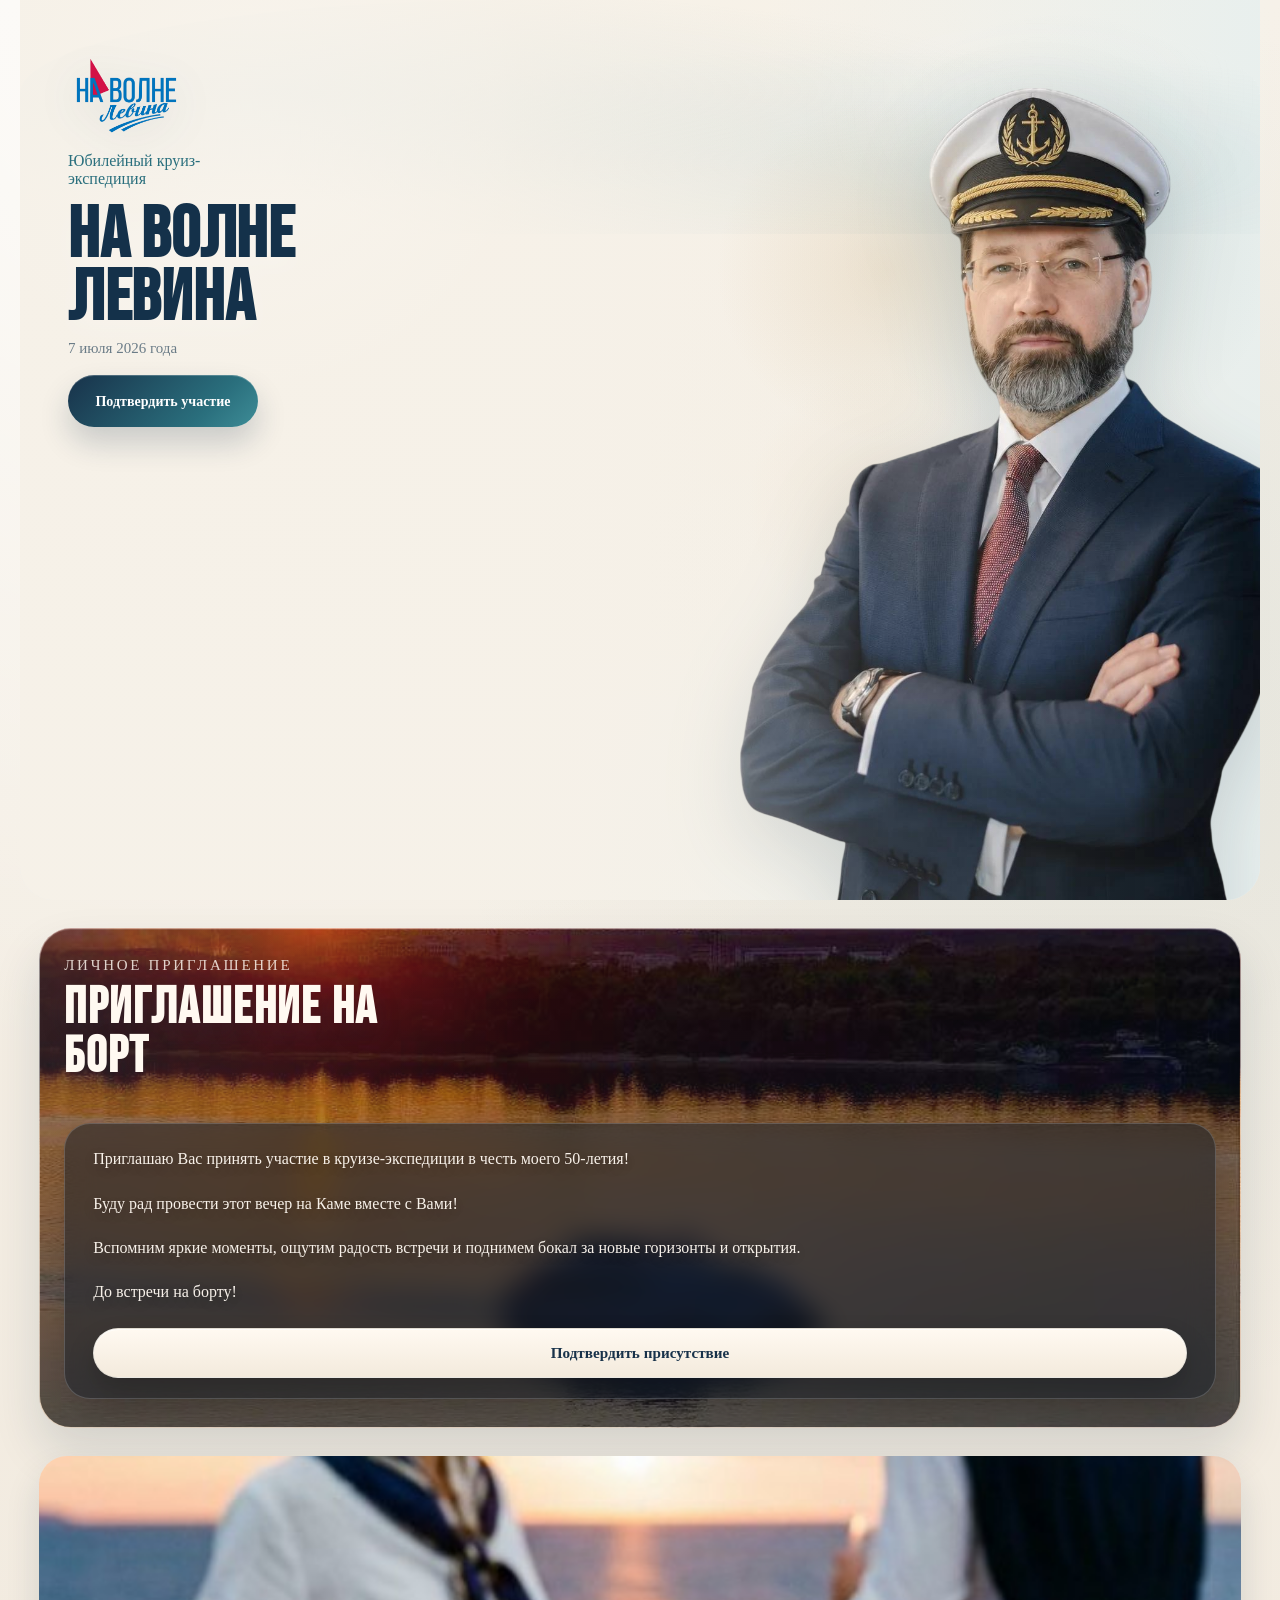
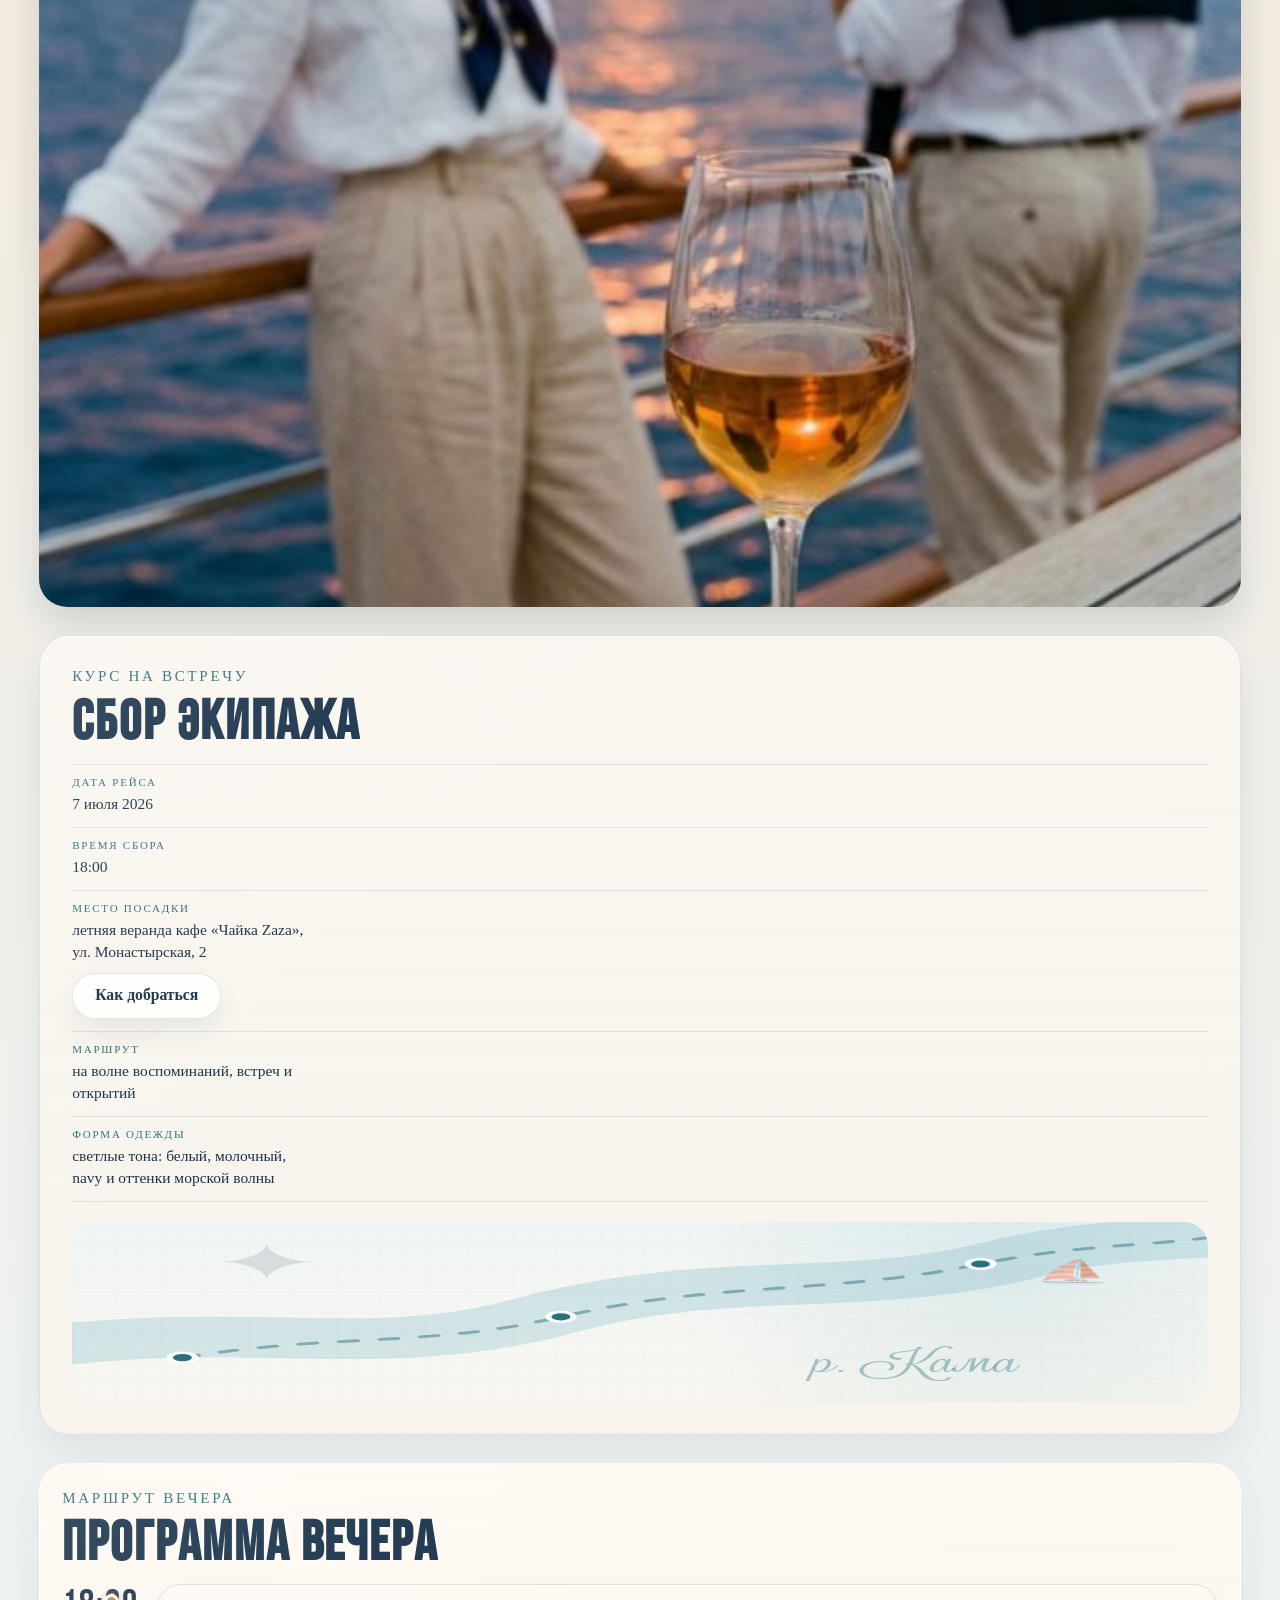
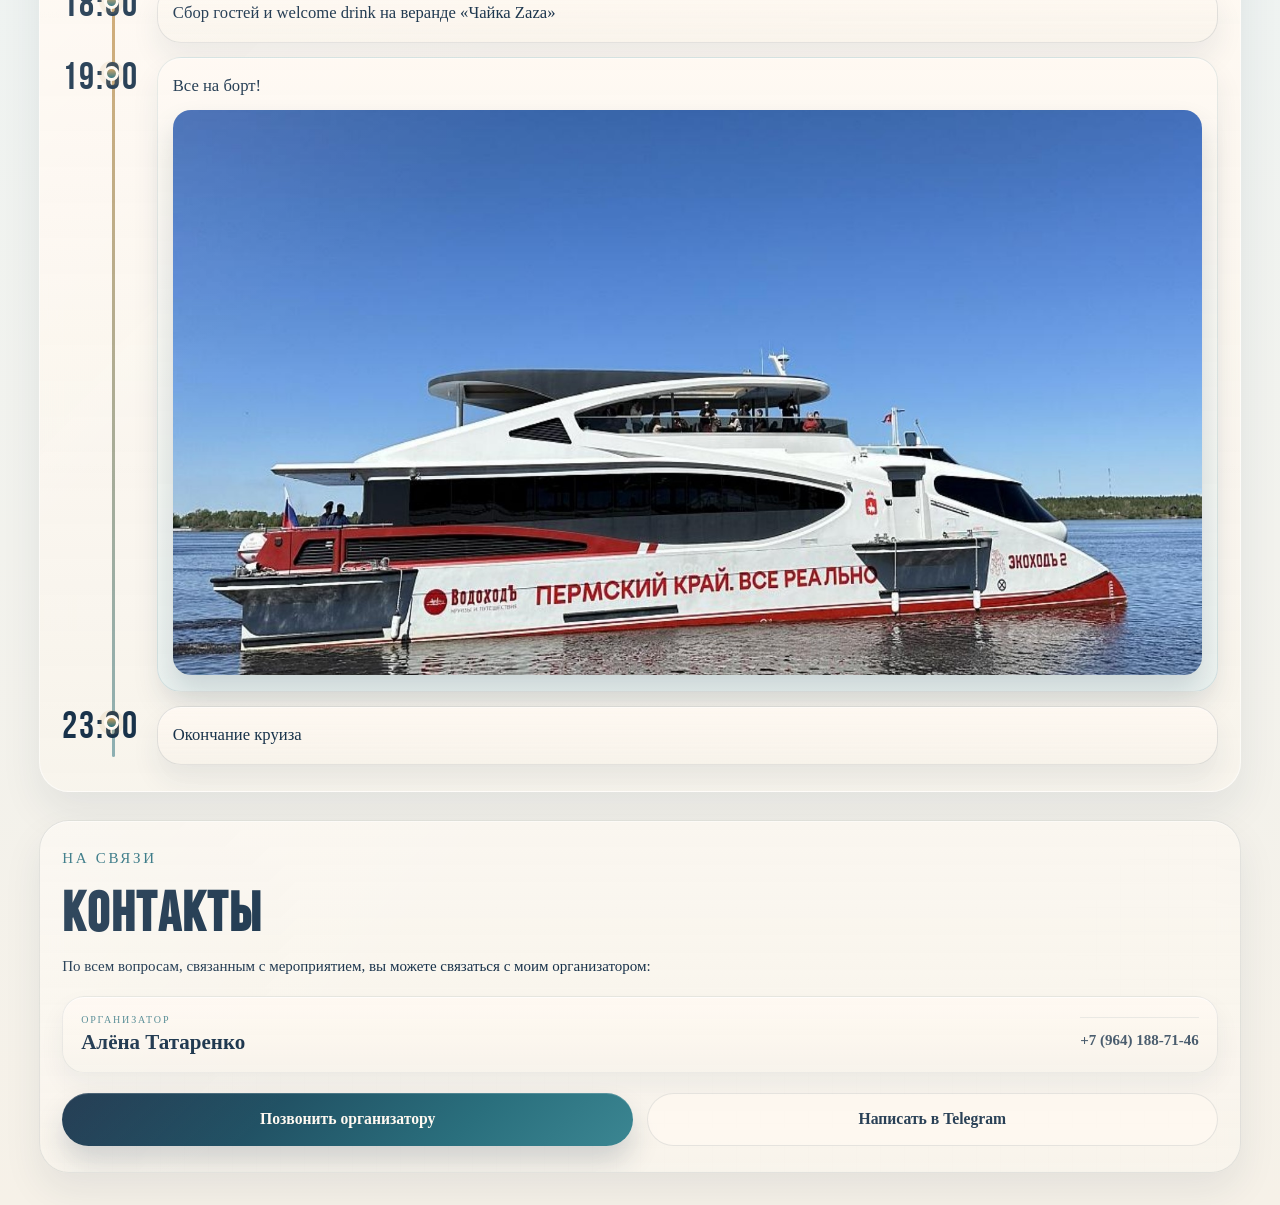
<file: index.html>
<!DOCTYPE html>
<html lang="ru">
  <head>
    <meta charset="UTF-8" />
    <meta name="viewport" content="width=device-width, initial-scale=1.0" />
    <title>На волне Левина</title>
    <meta
      name="description"
      content="Приглашение на юбилейный круиз-экспедицию «На волне Левина»."
    />
    <link rel="stylesheet" href="./styles.css" />
  </head>
  <body>
    <div class="page-shell">
      <header class="hero section reveal" id="hero">
        <div class="hero__bg" aria-hidden="true"></div>
        <div class="hero__overlay" aria-hidden="true"></div>
        <div class="hero__water" aria-hidden="true"></div>
        <div class="hero__portrait-wrap" aria-hidden="true">
          <img
            class="hero__portrait"
            src="./assets/images/lev-portrait-cutout.png"
            alt=""
          />
        </div>
        <div class="hero__content">
          <!-- При необходимости замените логотип на другой локальный файл из assets/images/. -->
          <img
            class="hero__logo"
            src="./assets/images/logo-main.png"
            alt="Логотип приглашения «На волне Левина»"
          />
          <p class="hero__eyebrow">Юбилейный круиз-экспедиция</p>
          <h1 class="hero__title">НА ВОЛНЕ ЛЕВИНА</h1>
          <p class="hero__date">7 июля 2026 года</p>
          <div class="hero__actions">
            <a class="button button--primary hero__button js-rsvp-link" href="#rsvp">
              Подтвердить участие
            </a>
          </div>
        </div>
      </header>

      <main>
        <section class="invitation section reveal" aria-labelledby="invitation-title">
          <div class="section__frame invite-card invite-card--photo-bg">
            <div class="invite-card__content invite-card__content--photo">
              <div class="invite-card__header">
                <p class="section__kicker">Личное приглашение</p>
                <h2 id="invitation-title" class="section__title">Приглашение на борт</h2>
              </div>

              <div class="invite-panel">
                <div class="invitation__content invite-card__text invite-panel__text">
                <p>Приглашаю Вас принять участие в круизе-экспедиции в честь моего <span class="nowrap">50-летия!</span></p>
                <p>Буду рад провести этот вечер <span class="nowrap">на Каме</span> вместе с Вами!</p>
                <p>Вспомним яркие моменты, ощутим радость встречи и поднимем бокал за новые горизонты и открытия.</p>
                <p>До встречи на борту!</p>
              </div>

                <a class="button button--secondary invitation__button invite-card__button js-rsvp-link" href="#rsvp">
                Подтвердить присутствие
                </a>
              </div>
            </div>
          </div>
        </section>

        <section class="mood-photo section reveal" aria-label="Вечер на борту">
          <div class="mood-photo__frame">
            <img
              class="mood-photo__image"
              src="./assets/images/reference-screen.jpg"
              alt="Гости с бокалами на борту во время вечернего круиза"
            />
          </div>
        </section>

        <section class="crew section reveal" aria-labelledby="crew-title">
          <div class="section__frame crew-card route-card">
            <p class="section__kicker">Курс на встречу</p>
            <h2 id="crew-title" class="section__title">Сбор экипажа</h2>

            <dl class="route-list">
              <div class="route-row">
                <dt>Дата рейса</dt>
                <dd>7 июля 2026</dd>
              </div>

              <div class="route-row">
                <dt>Время сбора</dt>
                <dd>18:00</dd>
              </div>

              <div class="route-row">
                <dt>Место посадки</dt>
                <dd>летняя веранда кафе «Чайка Zaza», ул. Монастырская, 2</dd>
                <dd>
                  <a
                    class="button button--secondary map-link"
                    href="https://yandex.ru/maps/?text=%D0%9F%D0%B5%D1%80%D0%BC%D1%8C,%20%D1%83%D0%BB.%20%D0%9C%D0%BE%D0%BD%D0%B0%D1%81%D1%82%D1%8B%D1%80%D1%81%D0%BA%D0%B0%D1%8F,%202,%20%D0%A7%D0%B0%D0%B9%D0%BA%D0%B0%20Zaza"
                    target="_blank"
                    rel="noreferrer"
                  >
                    Как добраться
                  </a>
                </dd>
              </div>

              <div class="route-row">
                <dt>Маршрут</dt>
                <dd>на волне воспоминаний, встреч и открытий</dd>
              </div>

              <div class="route-row">
                <dt>Форма одежды</dt>
                <dd>светлые тона: белый, молочный, navy и оттенки морской волны</dd>
              </div>
            </dl>

            <div class="crew-map-strip" aria-hidden="true">
              <svg viewBox="0 0 360 150" preserveAspectRatio="none">
                <path class="map-river" d="M-20 108 C55 78 95 118 150 78 C205 38 250 65 300 30 C335 8 365 18 390 4" />
                <path class="map-route" d="M35 113 C85 92 112 105 155 79 C205 49 240 61 288 35 C318 19 340 20 360 13" />
                <circle class="map-point" cx="35" cy="113" r="4" />
                <circle class="map-point" cx="155" cy="79" r="4" />
                <circle class="map-point" cx="288" cy="35" r="4" />
                <text class="map-label" x="235" y="125">р. Кама</text>
                <text class="map-ship" x="305" y="48">⛵</text>
                <text class="map-compass" x="44" y="48">✦</text>
              </svg>
            </div>
          </div>
        </section>

        <section class="program section reveal" aria-labelledby="program-title">
          <div class="section__frame">
            <p class="section__kicker">Маршрут вечера</p>
            <h2 id="program-title" class="section__title">Программа вечера</h2>
            <div class="timeline">
              <article class="timeline__item">
                <div class="timeline__time">18:00</div>
                <div class="timeline__body">
                  Сбор гостей и welcome drink на веранде «Чайка Zaza»
                </div>
              </article>
              <article class="timeline__item timeline__item--featured">
                <div class="timeline__time">19:00</div>
                <div class="timeline__body">
                  <p>Все на борт!</p>
                  <img
                    class="timeline__image"
                    src="./assets/images/ekohod.jpg"
                    alt="Экоход для круиза-экспедиции"
                  />
                </div>
              </article>
              <article class="timeline__item">
                <div class="timeline__time">23:00</div>
                <div class="timeline__body">Окончание круиза</div>
              </article>
            </div>
          </div>
        </section>

        <section class="contacts section reveal" aria-labelledby="contacts-title">
          <div class="section__frame contacts__card">
            <p class="section__kicker">На связи</p>
            <h2 id="contacts-title" class="section__title">Контакты</h2>
            <p>
              По всем вопросам, связанным с мероприятием, вы можете связаться с
              моим организатором:
            </p>
            <div class="contact-person contacts__person">
              <div>
                <span class="contact-person__label">Организатор</span>
                <strong class="contact-person__name">Алёна Татаренко</strong>
              </div>
              <a class="contact-person__phone" href="tel:+79641887146">
                +7 (964) 188-71-46
              </a>
            </div>
            <div class="contacts__actions">
              <a class="button button--primary" href="tel:+79641887146">
                Позвонить организатору
              </a>
              <!-- Replace USERNAME_HERE with the organizer's real Telegram username. -->
              <a
                id="telegram-link"
                class="button button--secondary"
                href="https://t.me/USERNAME_HERE"
                target="_blank"
                rel="noreferrer"
              >
                Написать в Telegram
              </a>
            </div>
          </div>
        </section>
      </main>
    </div>

    <div class="modal" id="rsvp-modal" aria-hidden="true">
      <div class="modal__backdrop" data-close-modal></div>
      <div
        class="modal__dialog"
        role="dialog"
        aria-modal="true"
        aria-labelledby="rsvp-modal-title"
      >
        <button class="modal__close" type="button" aria-label="Закрыть" data-close-modal>
          ×
        </button>
        <div class="modal__content modal__content--form">
          <h2 class="modal__title" id="rsvp-modal-title">Подтверждение участия</h2>
          <p class="modal__text">
            Пожалуйста, укажите Ваше ФИО, чтобы подтвердить присутствие на
            круизе-экспедиции «На волне Левина».
          </p>
          <form
            action="https://formsubmit.co/varvara.osoka@gmail.com"
            method="POST"
            class="rsvp-form modal__form"
            id="rsvp-form"
          >
            <input type="hidden" name="_subject" value="Подтверждение участия — На волне Левина" />
            <input type="hidden" name="_captcha" value="false" />
            <input type="hidden" name="_template" value="table" />
            <input type="hidden" name="_cc" value="aerolog_lev@mail.ru" />
            <input type="hidden" name="_next" value="https://utkaflex.github.io/Invitation/thanks.html" />
            <input type="hidden" name="_url" value="https://utkaflex.github.io/Invitation/" />
            <input type="hidden" name="Мероприятие" value="Круиз-экспедиция «На волне Левина», 7 июля 2026" />
            <label class="modal__field" for="fullName">
              <span>ФИО</span>
              <input
                id="fullName"
                name="ФИО"
                type="text"
                placeholder="Например, Иванов Иван Иванович"
                required
              />
            </label>
            <div class="modal__actions">
              <button class="button button--primary modal__submit rsvp-form__submit" type="submit">
                Отправить подтверждение
              </button>
              <button class="button button--secondary modal__dismiss" type="button" data-close-modal>
                Закрыть
              </button>
            </div>
          </form>
        </div>
      </div>
    </div>

    <script src="./script.js"></script>
  </body>
</html>
</file>
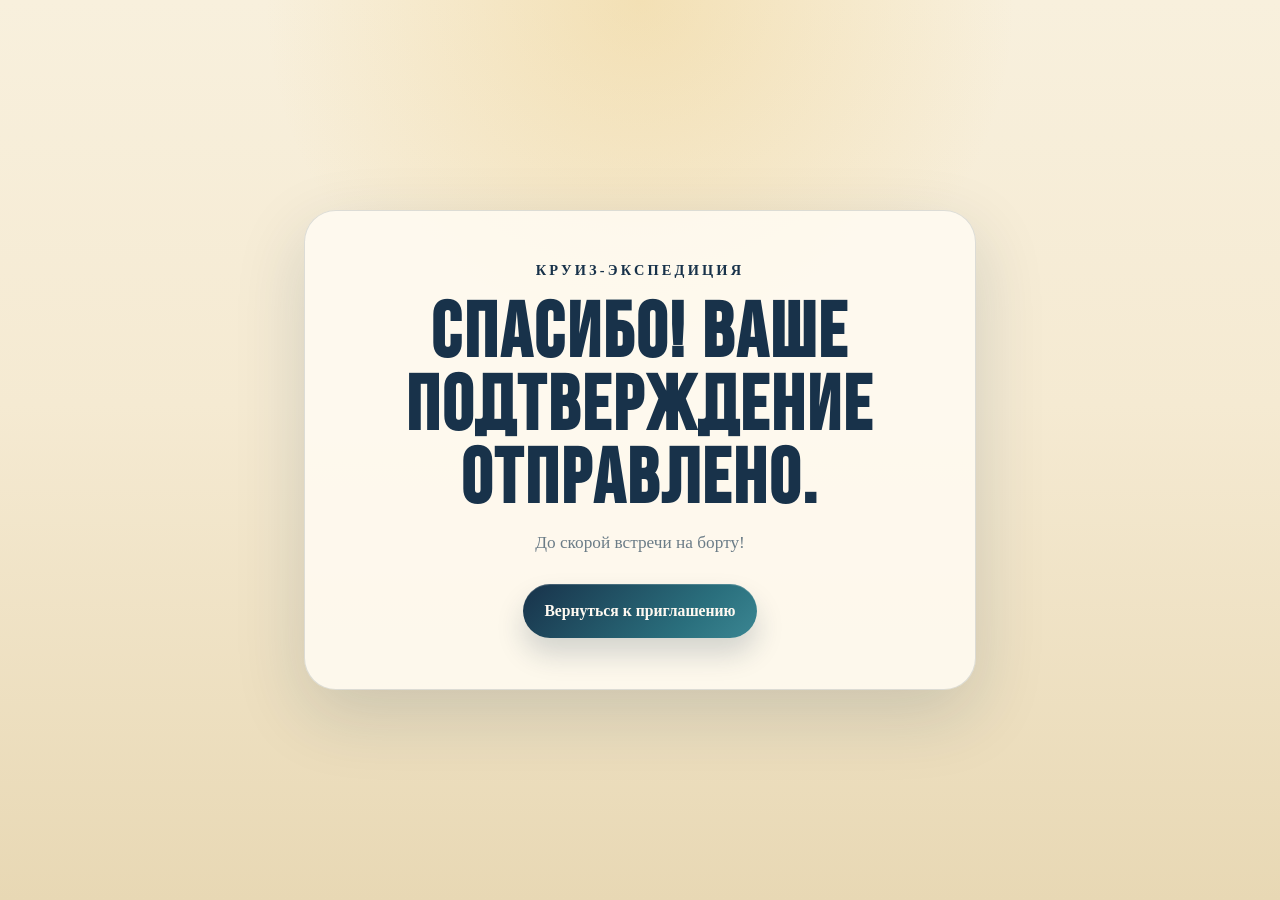
<file: thanks.html>
<!DOCTYPE html>
<html lang="ru">
  <head>
    <meta charset="UTF-8" />
    <meta name="viewport" content="width=device-width, initial-scale=1.0" />
    <title>Спасибо! | На волне Левина</title>
    <link rel="stylesheet" href="./styles.css" />
  </head>
  <body class="thanks-page">
    <main class="thanks-shell">
      <section class="thanks-card">
        <p class="thanks-card__eyebrow">Круиз-экспедиция</p>
        <h1 class="thanks-card__title">Спасибо! Ваше подтверждение отправлено.</h1>
        <p class="thanks-card__text">До скорой встречи на борту!</p>
        <a class="button button--primary thanks-card__button" href="./index.html">
          Вернуться к приглашению
        </a>
      </section>
    </main>
  </body>
</html>
</file>
<file: styles.css>
:root {
  --bg: #f6f1e8;
  --bg-soft: #fff9f1;
  --card: rgba(255, 249, 241, 0.82);
  --card-strong: rgba(255, 249, 241, 0.94);
  --ink: #18324a;
  --muted: #6b7c87;
  --navy: #18324a;
  --teal: #2a6f7d;
  --gold: #c89b5b;
  --sand: #ede4d6;
  --line: rgba(24, 50, 74, 0.12);
  --shadow: 0 24px 60px rgba(24, 50, 74, 0.1);
  --radius: 30px;
  --section-gap: 28px;
}

@font-face {
  font-family: "Bebas Neue Cyrillic";
  src: url("./assets/fonts/bebas-neue-cyrillic.ttf") format("truetype");
  font-display: swap;
}

@font-face {
  font-family: "Bikham Cyr Script";
  src: url("./assets/fonts/bikham-cyr-script.ttf") format("truetype");
  font-display: swap;
}

@font-face {
  font-family: "Lavanderia C";
  src: url("./assets/fonts/lavanderia-c.ttf") format("truetype");
  font-display: swap;
}

html {
  scroll-behavior: smooth;
  max-width: 100%;
  overflow-x: hidden;
}

*,
*::before,
*::after {
  box-sizing: border-box;
}

body {
  margin: 0;
  min-width: 320px;
  overflow-x: clip;
  max-width: 100%;
  font-family: Georgia, "Times New Roman", serif;
  color: var(--ink);
  background:
    radial-gradient(circle at 18% 0%, rgba(255, 255, 255, 0.82), transparent 24%),
    radial-gradient(circle at 88% 16%, rgba(42, 111, 125, 0.08), transparent 18%),
    linear-gradient(180deg, var(--bg) 0%, #f2ebe0 38%, #eef3f2 70%, var(--bg) 100%);
}

img {
  display: block;
  max-width: 100%;
}

.nowrap {
  white-space: nowrap;
}

svg,
video {
  max-width: 100%;
}

a {
  color: inherit;
  text-decoration: none;
}

.page-shell {
  width: min(100%, 1240px);
  margin: 0 auto;
}

main {
  display: flex;
  flex-direction: column;
  gap: var(--section-gap);
  padding: var(--section-gap) 0 32px;
}

.section {
  position: relative;
  padding: 0 1rem;
}

.section__frame {
  position: relative;
  overflow: hidden;
  padding: clamp(1.35rem, 3.6vw, 2.35rem);
  border: 1px solid rgba(255, 255, 255, 0.55);
  border-radius: var(--radius);
  background:
    linear-gradient(180deg, rgba(255, 255, 255, 0.76), rgba(255, 249, 241, 0.84)),
    var(--card);
  box-shadow:
    0 20px 42px rgba(24, 50, 74, 0.08),
    inset 0 1px 0 rgba(255, 255, 255, 0.52);
  backdrop-filter: blur(14px);
}

.section__frame::after {
  content: "";
  position: absolute;
  inset: 0;
  pointer-events: none;
  background: linear-gradient(135deg, rgba(255, 255, 255, 0.24), transparent 34%);
  opacity: 0.58;
}

.section__kicker {
  margin: 0 0 0.55rem;
  color: var(--teal);
  font-size: clamp(0.82rem, 1.5vw, 0.94rem);
  letter-spacing: 0.18em;
  text-transform: uppercase;
}

.section__title {
  margin: 0 0 1.05rem;
  font-family: "Bebas Neue Cyrillic", serif;
  font-size: clamp(2.2rem, 7.4vw, 3.45rem);
  letter-spacing: 0.035em;
  line-height: 0.94;
}

.button {
  display: inline-flex;
  align-items: center;
  justify-content: center;
  min-height: 3.35rem;
  padding: 0.9rem 1.35rem;
  border-radius: 999px;
  font-size: clamp(0.92rem, 2vw, 0.98rem);
  font-weight: 600;
  text-align: center;
  position: relative;
  overflow: hidden;
  transition:
    transform 180ms ease,
    box-shadow 180ms ease,
    background-color 180ms ease,
    border-color 180ms ease;
}

.button:hover,
.button:focus-visible {
  transform: translateY(-2px);
}

.button::after {
  content: "";
  position: absolute;
  inset: 0;
  background: linear-gradient(120deg, transparent 18%, rgba(255, 255, 255, 0.26) 48%, transparent 76%);
  opacity: 0;
  transform: translateX(-120%);
  transition:
    opacity 220ms ease,
    transform 520ms ease;
}

.button--primary {
  color: var(--bg-soft);
  background: linear-gradient(135deg, #18324a, #2a6f7d 70%, #3b8692 100%);
  box-shadow:
    0 16px 28px rgba(24, 50, 74, 0.18),
    inset 0 1px 0 rgba(255, 255, 255, 0.18);
}

.button--secondary {
  color: var(--navy);
  background: rgba(255, 249, 241, 0.92);
  border: 1px solid rgba(24, 50, 74, 0.1);
}

.hero {
  min-height: 100svh;
  position: relative;
  isolation: isolate;
  overflow: hidden;
  padding: 28px 20px 24px;
  border-radius: 0 0 34px 34px;
}

.hero__bg,
.hero__water {
  position: absolute;
  inset: 0;
}

.hero__bg {
  z-index: 0;
  background:
    radial-gradient(circle at 18% 12%, rgba(255, 255, 255, 0.96), transparent 22%),
    radial-gradient(circle at 84% 26%, rgba(42, 111, 125, 0.12), transparent 18%),
    radial-gradient(circle at 70% 56%, rgba(200, 155, 91, 0.12), transparent 14%),
    linear-gradient(
      90deg,
      rgba(246, 241, 232, 0.98) 0%,
      rgba(246, 241, 232, 0.95) 42%,
      rgba(246, 241, 232, 0.62) 60%,
      rgba(231, 239, 238, 0.9) 100%
    ),
    linear-gradient(180deg, #f8f2e8 0%, #f3ebe0 52%, #e8f0ef 100%);
}

.hero::after {
  content: "";
  position: absolute;
  inset: 0;
  z-index: 4;
  pointer-events: none;
  background:
    radial-gradient(circle at 70% 30%, rgba(200, 155, 91, 0.18), transparent 16%),
    linear-gradient(
      90deg,
      rgba(246, 241, 232, 0.88) 0%,
      rgba(246, 241, 232, 0.74) 38%,
      rgba(246, 241, 232, 0.14) 68%,
      transparent 100%
    );
}

.hero__water {
  z-index: 2;
  left: -10%;
  right: -10%;
  bottom: -2%;
  height: 26%;
  background:
    radial-gradient(ellipse at 20% 40%, rgba(121, 175, 191, 0.18), transparent 55%),
    radial-gradient(ellipse at 70% 70%, rgba(102, 160, 176, 0.14), transparent 50%);
  border-radius: 40% 40% 0 0;
  overflow: hidden;
}

.hero__water::before,
.hero__water::after {
  content: "";
  position: absolute;
  inset: 10% -30%;
  background:
    radial-gradient(circle at 20% 60%, rgba(255, 255, 255, 0.18), transparent 18%),
    radial-gradient(circle at 70% 35%, rgba(255, 255, 255, 0.14), transparent 16%),
    repeating-linear-gradient(
      112deg,
      rgba(255, 255, 255, 0.08) 0,
      rgba(255, 255, 255, 0.08) 8px,
      transparent 8px,
      transparent 28px
    );
  filter: blur(20px);
  opacity: 0.68;
  animation: drift 14s linear infinite;
}

.hero__water::after {
  inset: 24% -24% 8%;
  opacity: 0.42;
  animation-duration: 19s;
  animation-direction: reverse;
}

.hero__portrait-wrap,
.hero__content {
  position: absolute;
}

.hero__content {
  display: grid;
  align-content: start;
  gap: 0;
  position: relative;
  z-index: 5;
  width: 55%;
  max-width: 230px;
  padding: 0.35rem 0 0;
  isolation: isolate;
}

.hero__portrait-wrap {
  position: absolute;
  z-index: 3;
  right: -135px;
  bottom: -24px;
  height: 86svh;
  width: auto;
  pointer-events: none;
  display: flex;
  align-items: flex-end;
  justify-content: flex-end;
}

.hero__logo {
  width: 108px;
  margin-bottom: 14px;
  border-radius: 0;
  mix-blend-mode: multiply;
  filter: drop-shadow(0 10px 22px rgba(30, 66, 95, 0.12));
}

.hero__eyebrow {
  margin: 0 0 12px;
  color: var(--teal);
  max-width: 180px;
  font-size: 16px;
  letter-spacing: 0;
  line-height: 1.12;
}

.hero__title {
  margin: 0;
  max-width: none;
  font-family: "Bebas Neue Cyrillic", serif;
  font-size: clamp(58px, 15vw, 72px);
  line-height: 0.88;
  letter-spacing: 0.01em;
  color: #14314a;
  text-shadow: 0 10px 26px rgba(255, 255, 255, 0.24);
}

.hero__date {
  margin: 14px 0 18px;
  color: var(--muted);
  font-size: 15px;
}

.hero__button {
  display: inline-flex;
  align-items: center;
  justify-content: center;
  width: 190px;
  min-height: 52px;
  padding: 0 18px;
  border-radius: 999px;
  background: linear-gradient(135deg, #18324a, #2a6f7d 72%, #3e8d97 100%);
  color: #fff;
  font-weight: 700;
  text-decoration: none;
  box-shadow:
    0 16px 30px rgba(24, 50, 74, 0.2),
    inset 0 1px 0 rgba(255, 255, 255, 0.22);
  font-size: 14px;
  line-height: 1.1;
}

.hero__portrait {
  height: 100%;
  width: auto;
  max-width: none;
  object-fit: contain;
  object-position: bottom right;
  opacity: 1;
  filter: drop-shadow(0 28px 38px rgba(20, 49, 74, 0.18));
}

.invite-card__header {
  margin-bottom: 18px;
}

.invitation__content {
  min-width: 0;
}

.invite-card__text p:last-child {
  margin-bottom: 0;
}

.invite-card--photo-bg {
  position: relative;
  overflow: hidden;
  min-height: auto;
  padding: 28px 24px;
  border-radius: 32px;
  background-image: url("./photo_2026-06-26_13-51-59.jpg");
  background-size: cover;
  background-position: center center;
  display: flex;
  flex-direction: column;
  justify-content: flex-start;
  box-shadow:
    0 24px 48px rgba(24, 50, 74, 0.14),
    inset 0 1px 0 rgba(255, 255, 255, 0.16);
}

.invite-card--photo-bg::before {
  content: "";
  position: absolute;
  inset: 0;
  z-index: 1;
  background:
    linear-gradient(
      180deg,
      rgba(20, 34, 48, 0.2) 0%,
      rgba(20, 34, 48, 0.34) 42%,
      rgba(20, 34, 48, 0.58) 100%
    );
}

.invite-card__content--photo {
  position: relative;
  z-index: 2;
  display: flex;
  flex-direction: column;
  justify-content: flex-start;
  align-items: stretch;
  width: 100%;
  padding-top: 0;
  padding-inline: 0;
}

.invite-card--photo-bg .section__kicker {
  color: rgba(255, 249, 241, 0.82);
  margin-bottom: 0.45rem;
}

.invitation .section__title {
  font-size: clamp(38px, 9.6vw, 50px);
  line-height: 0.92;
  color: var(--bg-soft);
  text-shadow: 0 10px 24px rgba(24, 50, 74, 0.22);
}

.invite-card--photo-bg .invite-card__header {
  position: relative;
  z-index: 2;
  width: min(100%, 23rem);
  margin-bottom: auto;
}

.invite-panel {
  position: relative;
  z-index: 2;
  margin-top: 28px;
  padding: 22px 28px 20px;
  border-radius: 26px;
  background: rgba(20, 28, 38, 0.52);
  border: 1px solid rgba(255, 255, 255, 0.18);
  backdrop-filter: blur(14px);
  box-shadow: 0 18px 38px rgba(0, 0, 0, 0.22);
}

.invite-panel .invitation__content {
  width: 100%;
  max-width: none;
  min-width: 0;
}

.invite-panel__text {
  width: 100%;
}

.invite-panel__text p {
  margin: 0 0 18px;
  padding: 0;
  color: rgba(255, 249, 241, 0.96);
  font-size: 15.5px;
  line-height: 1.5;
  text-align: left;
  text-shadow: 0 4px 14px rgba(0, 0, 0, 0.2);
}

.contacts__card p {
  margin: 0 0 1rem;
  font-size: 15px;
  line-height: 1.55;
}

.invitation .button {
  min-height: 48px;
  padding: 0 20px;
  font-size: 14px;
  box-shadow: 0 10px 20px rgba(20, 49, 75, 0.12);
}

.invite-panel__text p:last-child {
  margin-bottom: 0;
}

.invite-panel .invite-card__button {
  width: 100%;
  margin-top: 22px;
  min-height: 56px;
  border-radius: 999px;
  color: var(--navy);
  background: linear-gradient(180deg, #fff9f1 0%, #f3eadc 100%);
  border: 1px solid rgba(24, 50, 74, 0.08);
  box-shadow:
    0 14px 28px rgba(0, 0, 0, 0.2),
    inset 0 1px 0 rgba(255, 255, 255, 0.65);
  text-align: center;
}

.mood-photo {
  width: 100%;
  margin: 0 auto;
  padding: 0 16px;
}

.mood-photo__frame {
  width: 100%;
  aspect-ratio: 16 / 10;
  overflow: hidden;
  border-radius: 28px;
  box-shadow: 0 18px 34px rgba(20, 49, 74, 0.14);
}

.mood-photo__image {
  display: block;
  width: 100%;
  max-width: 100%;
  height: 100%;
  object-fit: cover;
  object-position: center 58%;
}

.crew-card,
.program .section__frame,
.contacts__card {
  position: relative;
  overflow: hidden;
  padding: 26px 22px;
  border-radius: var(--radius);
}

.crew-card,
.contacts__card {
  background:
    linear-gradient(180deg, rgba(250,246,239,0.98), rgba(248,244,236,0.9)),
    radial-gradient(circle at 100% 0%, rgba(200, 155, 91, 0.08), transparent 18%),
    repeating-linear-gradient(
      0deg,
      rgba(20, 49, 74, 0.035) 0,
      rgba(20, 49, 74, 0.035) 1px,
      transparent 1px,
      transparent 24px
    ),
    repeating-linear-gradient(
      90deg,
      rgba(20, 49, 74, 0.03) 0,
      rgba(20, 49, 74, 0.03) 1px,
      transparent 1px,
      transparent 24px
    );
  border: 1px solid rgba(20, 49, 74, 0.1);
  box-shadow:
    0 18px 38px rgba(20, 49, 74, 0.08),
    inset 0 1px 0 rgba(255, 255, 255, 0.46);
}

.program .section__frame {
  background:
    linear-gradient(180deg, rgba(255,249,242,0.98), rgba(248,244,236,0.88)),
    radial-gradient(circle at 85% 12%, rgba(42, 111, 125, 0.08), transparent 20%),
    linear-gradient(180deg, rgba(255,255,255,0.2), transparent);
}

.route-list {
  margin: 18px 0 0;
}

.route-row {
  padding: 12px 0;
  border-bottom: 1px solid rgba(20, 49, 74, 0.1);
  transition: border-color 220ms ease, transform 220ms ease;
}

.route-row:first-child {
  border-top: 1px solid rgba(20, 49, 74, 0.1);
}

.route-row dt {
  margin-bottom: 5px;
  font-size: 11px;
  line-height: 1;
  letter-spacing: 0.16em;
  text-transform: uppercase;
  color: var(--teal);
}

.route-row dd {
  margin: 0;
  font-size: 15.5px;
  line-height: 1.42;
  color: var(--navy);
  max-width: 31ch;
}

.route-row dd + dd {
  margin-top: 10px;
}

.map-link {
  display: inline-flex;
  align-items: center;
  justify-content: center;
  min-height: 46px;
  padding: 0 22px;
  border-radius: 999px;
  background: rgba(255, 255, 255, 0.9);
  border: 1px solid rgba(20, 49, 74, 0.12);
  color: var(--navy);
  font-weight: 700;
  text-decoration: none;
  box-shadow:
    0 14px 26px rgba(20, 49, 74, 0.08),
    inset 0 1px 0 rgba(255, 255, 255, 0.6);
}

.crew-map-strip {
  position: relative;
  height: 150px;
  margin: 20px -4px 0;
  overflow: hidden;
  border-radius: 24px;
  background:
    radial-gradient(circle at 82% 22%, rgba(126, 184, 198, 0.18), transparent 34%),
    linear-gradient(180deg, rgba(235, 245, 247, 0.70), rgba(255, 255, 255, 0.16));
}

.crew-map-strip::before {
  content: "";
  position: absolute;
  inset: 0;
  opacity: 0.24;
  background:
    repeating-linear-gradient(
      0deg,
      rgba(20, 49, 74, 0.07) 0,
      rgba(20, 49, 74, 0.07) 1px,
      transparent 1px,
      transparent 22px
    ),
    repeating-linear-gradient(
      90deg,
      rgba(20, 49, 74, 0.06) 0,
      rgba(20, 49, 74, 0.06) 1px,
      transparent 1px,
      transparent 22px
    );
}

.crew-map-strip svg {
  position: relative;
  z-index: 1;
  width: 100%;
  height: 100%;
}

.map-river {
  fill: none;
  stroke: rgba(126, 184, 198, 0.30);
  stroke-width: 34;
  stroke-linecap: round;
}

.map-route {
  fill: none;
  stroke: rgba(42, 111, 125, 0.48);
  stroke-width: 2.4;
  stroke-linecap: round;
  stroke-dasharray: 5 8;
}

.map-point {
  fill: var(--teal);
  stroke: rgba(255,255,255,0.95);
  stroke-width: 2;
}

.map-label {
  font-family: "Lavanderia C", "Bikham Cyr Script", cursive;
  font-size: 24px;
  fill: rgba(42, 111, 125, 0.38);
}

.map-ship {
  font-size: 20px;
  fill: rgba(20, 49, 74, 0.42);
}

.map-compass {
  font-size: 42px;
  fill: rgba(20, 49, 74, 0.12);
}

.timeline {
  position: relative;
  display: grid;
  gap: 0.85rem;
}

.timeline::before {
  content: "";
  position: absolute;
  top: 0.5rem;
  bottom: 0.5rem;
  left: 3.1rem;
  width: 3px;
  border-radius: 999px;
  background: linear-gradient(180deg, rgba(200, 155, 91, 0.9), rgba(42, 111, 125, 0.52));
}

.timeline__item {
  position: relative;
  display: grid;
  grid-template-columns: 5rem 1fr;
  gap: 0.9rem;
  align-items: start;
}

.timeline__item::before {
  content: "";
  position: absolute;
  left: 2.62rem;
  top: 0.6rem;
  width: 0.95rem;
  height: 0.95rem;
  border: 3px solid var(--bg-soft);
  border-radius: 50%;
  background: linear-gradient(180deg, var(--gold), var(--teal));
  box-shadow: 0 0 0 5px rgba(200, 155, 91, 0.14);
}

.timeline__time {
  font-family: "Bebas Neue Cyrillic", serif;
  font-size: clamp(1.6rem, 5.8vw, 2.35rem);
  line-height: 1;
  letter-spacing: 0.05em;
}

.timeline__body {
  padding: 0.95rem 0.95rem 1rem;
  border-radius: 24px;
  background:
    linear-gradient(180deg, rgba(255, 249, 242, 0.98), rgba(246, 241, 232, 0.62));
  border: 1px solid var(--line);
  box-shadow:
    0 16px 28px rgba(20, 49, 75, 0.08),
    inset 0 1px 0 rgba(255, 255, 255, 0.46);
  font-size: clamp(0.98rem, 2.2vw, 1.04rem);
  line-height: 1.55;
}

.timeline__body p {
  margin: 0 0 0.7rem;
}

.timeline__image {
  border-radius: 18px;
  box-shadow: 0 16px 28px rgba(20, 49, 75, 0.16);
}

.timeline__item--featured .timeline__body {
  background:
    linear-gradient(180deg, rgba(255, 249, 242, 0.98), rgba(235, 243, 241, 0.88));
  border-color: rgba(42, 111, 125, 0.12);
}

.contacts__actions {
  display: grid;
  gap: 0.85rem;
  margin-top: 1.2rem;
}

.contacts__actions .button--secondary {
  background: rgba(255, 249, 241, 0.74);
  color: rgba(24, 50, 74, 0.92);
}

.contact-person {
  display: grid;
  gap: 12px;
  margin: 18px 0 20px;
  padding: 17px 18px;
  border-radius: 22px;
  background:
    linear-gradient(180deg, rgba(255,249,242,0.98) 0%, rgba(248,244,236,0.96) 100%);
  border: 1px solid rgba(24, 50, 74, 0.08);
  box-shadow:
    0 12px 26px rgba(24, 50, 74, 0.06),
    inset 0 1px 0 rgba(255, 255, 255, 0.68);
}

.contact-person__label {
  display: block;
  margin-bottom: 5px;
  font-size: 10px;
  letter-spacing: 0.18em;
  text-transform: uppercase;
  color: var(--teal);
  opacity: 0.82;
}

.contact-person__name {
  display: block;
  font-size: 21px;
  line-height: 1.18;
  color: var(--navy);
}

.contact-person__phone {
  display: flex;
  width: 100%;
  align-items: center;
  min-height: auto;
  padding: 12px 0 0;
  border-radius: 0;
  background: transparent;
  color: rgba(24, 50, 74, 0.78);
  font-size: 15px;
  font-weight: 600;
  line-height: 1.4;
  text-decoration: none;
  white-space: nowrap;
  border-top: 1px solid rgba(24, 50, 74, 0.08);
}

@media (hover: hover) {
  .section__frame:hover,
  .mood-photo__image:hover {
    transform: translateY(-2px);
  }

  .section__frame,
  .mood-photo__image,
  .timeline__body,
  .contact-person {
    transition:
      transform 240ms ease,
      box-shadow 240ms ease,
      border-color 240ms ease;
  }

  .button:hover::after,
  .button:focus-visible::after {
    opacity: 1;
    transform: translateX(120%);
  }

  .button--primary:hover,
  .button--primary:focus-visible {
    box-shadow:
      0 22px 38px rgba(20, 49, 75, 0.28),
      inset 0 1px 0 rgba(255, 255, 255, 0.24);
  }

  .button--secondary:hover,
  .button--secondary:focus-visible,
  .map-link:hover,
  .map-link:focus-visible {
    background: rgba(255, 255, 255, 0.96);
    border-color: rgba(20, 49, 75, 0.18);
    box-shadow:
      0 18px 32px rgba(20, 49, 75, 0.1),
      inset 0 1px 0 rgba(255, 255, 255, 0.7);
  }

  .timeline__item:hover .timeline__body,
  .timeline__item:focus-within .timeline__body {
    transform: translateY(-2px);
    box-shadow:
      0 18px 34px rgba(20, 49, 75, 0.1),
      inset 0 1px 0 rgba(255, 255, 255, 0.5);
  }

  .route-row:hover {
    transform: translateX(2px);
    border-color: rgba(20, 49, 74, 0.16);
  }
}

.footer-signature,
.contacts .footer-signature {
  display: none;
}

.modal {
  position: fixed;
  inset: 0;
  z-index: 40;
  display: grid;
  place-items: center;
  padding: 1rem;
  opacity: 0;
  visibility: hidden;
  transition:
    opacity 220ms ease,
    visibility 220ms ease;
}

.modal.is-open {
  opacity: 1;
  visibility: visible;
}

.modal__backdrop {
  position: absolute;
  inset: 0;
  background: rgba(16, 34, 48, 0.48);
  backdrop-filter: blur(6px);
}

.modal__dialog {
  position: relative;
  z-index: 1;
  width: min(100%, 440px);
  padding: 1.4rem;
  border-radius: 28px;
  background: rgba(255, 251, 244, 0.97);
  border: 1px solid rgba(255, 255, 255, 0.74);
  box-shadow: 0 24px 60px rgba(20, 49, 75, 0.24);
}

.modal__close {
  position: absolute;
  top: 0.8rem;
  right: 0.8rem;
  width: 2.25rem;
  height: 2.25rem;
  border: 0;
  border-radius: 50%;
  background: rgba(20, 49, 75, 0.08);
  color: var(--navy);
  font-size: 1.4rem;
  cursor: pointer;
}

.modal__title {
  margin: 0 0 0.8rem;
  padding-right: 2rem;
  font-family: "Bebas Neue Cyrillic", serif;
  font-size: clamp(2rem, 8vw, 3rem);
  line-height: 0.95;
  letter-spacing: 0.03em;
}

.modal__text {
  margin: 0 0 1rem;
  color: var(--muted);
  font-size: 1rem;
  line-height: 1.6;
}

.modal__form {
  display: grid;
  gap: 1rem;
}

.modal__field {
  display: grid;
  gap: 0.45rem;
  font-size: 0.95rem;
  font-weight: 600;
}

.modal__field input {
  width: 100%;
  min-height: 3.3rem;
  padding: 0.9rem 1rem;
  border: 1px solid rgba(20, 49, 75, 0.15);
  border-radius: 18px;
  background: rgba(255, 255, 255, 0.92);
  font: inherit;
  color: var(--ink);
}

.modal__actions {
  display: grid;
  gap: 0.75rem;
}

.modal__submit,
.modal__dismiss {
  width: 100%;
}

.thanks-page {
  min-height: 100vh;
  margin: 0;
  background:
    radial-gradient(circle at top, rgba(230, 183, 77, 0.28), transparent 34%),
    linear-gradient(180deg, #f8f0dd 0%, #f5ead2 45%, #e8d8b4 100%);
}

.thanks-shell {
  min-height: 100vh;
  display: grid;
  place-items: center;
  padding: 2rem 1.25rem;
}

.thanks-card {
  width: min(100%, 42rem);
  padding: clamp(2rem, 4vw, 3.5rem);
  border: 1px solid rgba(20, 49, 75, 0.14);
  border-radius: 32px;
  background: rgba(255, 251, 242, 0.88);
  box-shadow: 0 24px 70px rgba(20, 49, 75, 0.16);
  text-align: center;
}

.thanks-card__eyebrow {
  margin: 0 0 0.9rem;
  color: var(--accent);
  font-size: 0.9rem;
  font-weight: 700;
  letter-spacing: 0.22em;
  text-transform: uppercase;
}

.thanks-card__title {
  margin: 0;
  color: var(--ink);
  font-family: "Bebas Neue Cyrillic", sans-serif;
  font-size: clamp(2.6rem, 9vw, 4.8rem);
  line-height: 0.95;
  letter-spacing: 0.04em;
  text-transform: uppercase;
}

.thanks-card__text {
  margin: 1rem 0 0;
  color: var(--muted);
  font-size: 1.08rem;
  line-height: 1.6;
}

.thanks-card__button {
  margin-top: 1.75rem;
}

.reveal {
  opacity: 0;
  transform: translateY(28px);
  transition:
    opacity 700ms ease,
    transform 700ms ease;
}

.reveal.is-visible {
  opacity: 1;
  transform: translateY(0);
}

@keyframes drift {
  from {
    transform: translate3d(-4%, 0, 0);
  }
  50% {
    transform: translate3d(4%, -2%, 0);
  }
  to {
    transform: translate3d(-4%, 0, 0);
  }
}

@media (max-width: 374px) {
  .hero__portrait-wrap {
    right: -130px;
    height: 82svh;
  }

  .hero__title {
    font-size: 54px;
  }

  .hero__button {
    width: 176px;
  }

  .crew-card {
    padding: 22px 18px;
  }
}

@media (max-width: 360px) {
  body {
    overflow-x: hidden;
  }

  .page-shell,
  main {
    width: 100%;
    overflow-x: hidden;
  }

  .section {
    padding-left: 12px;
    padding-right: 12px;
  }

  .section__frame,
  .crew-card,
  .contacts__card,
  .invite-card,
  .contact-person,
  .modal__dialog,
  .mood-photo__image {
    border-radius: 24px;
  }

  .section__frame {
    padding: 1.05rem 1rem;
  }

  .hero {
    min-height: 100svh;
    padding: 24px 14px 22px;
  }

  .hero__content {
    width: 58%;
    max-width: 190px;
  }

  .hero__logo {
    width: 92px;
    margin-bottom: 12px;
  }

  .hero__eyebrow {
    max-width: 150px;
    margin-bottom: 10px;
    font-size: 14px;
    line-height: 1.12;
  }

  .hero__title {
    font-size: clamp(48px, 16vw, 58px);
    line-height: 0.88;
  }

  .hero__date {
    margin: 12px 0 14px;
    font-size: 14px;
  }

  .hero__button {
    width: 168px;
    min-height: 48px;
    padding: 0 14px;
    font-size: 13px;
    line-height: 1.08;
  }

  .hero__portrait-wrap {
    right: -125px;
    height: 82svh;
  }

  .mood-photo {
    margin: 0 auto;
    padding-left: 14px;
    padding-right: 14px;
  }

  .mood-photo__frame {
    aspect-ratio: 4 / 3;
    border-radius: 24px;
  }

  .mood-photo__image {
    object-position: center center;
  }

  .crew-card,
  .program .section__frame,
  .contacts__card {
    padding: 21px 16px;
    border-radius: 26px;
  }

  .crew-card .section__kicker {
    font-size: 11px;
    letter-spacing: 0.16em;
  }

  .crew-card .section__title {
    font-size: clamp(36px, 13vw, 46px);
    line-height: 0.95;
  }

  .route-row {
    padding: 11px 0;
  }

  .route-row dt {
    font-size: 10.5px;
    letter-spacing: 0.14em;
  }

  .route-row dd {
    max-width: none;
    font-size: 14.5px;
    line-height: 1.38;
  }

  .crew-map-strip {
    height: 125px;
    margin-top: 18px;
    margin-inline: 0;
    border-radius: 22px;
  }

  .map-link {
    min-height: 44px;
    padding: 0 18px;
    font-size: 14px;
  }

  .program .section__frame {
    padding: 21px 16px;
  }

  .timeline {
    gap: 0.85rem;
  }

  .timeline__item {
    padding-left: 1.85rem;
  }

  .timeline__time {
    font-size: 28px;
  }

  .timeline__body {
    padding: 0.9rem;
    font-size: 0.98rem;
    line-height: 1.55;
  }

  .timeline__image {
    border-radius: 20px;
  }

  .contacts__card {
    border-radius: 26px;
  }

  .contact-person {
    margin: 16px 0 18px;
    padding: 16px;
  }

  .contact-person__name {
    font-size: 19px;
  }

  .contact-person__phone {
    width: 100%;
    justify-content: flex-start;
    padding: 10px 0 0;
    font-size: 15px;
    white-space: nowrap;
  }

  .contacts .button,
  .contacts a.button {
    width: 100%;
    min-height: 50px;
    font-size: 14px;
  }

  .modal {
    padding: 14px;
  }

  .modal__dialog {
    width: 100%;
    max-width: 100%;
    padding: 1.35rem 1rem 1rem;
  }

  .modal__close {
    top: 0.65rem;
    right: 0.65rem;
  }

  .modal__title {
    font-size: clamp(1.8rem, 10vw, 2.45rem);
  }

  .modal__text {
    font-size: 0.95rem;
    line-height: 1.5;
  }

  .modal__field input,
  .rsvp-form input {
    min-height: 48px;
    font-size: 15px;
  }

  .rsvp-form__submit {
    width: 100%;
    min-height: 50px;
  }
}

@media (max-width: 380px) {
  .invite-card--photo-bg {
    min-height: auto;
    padding: 24px 20px;
    border-radius: 28px;
    background-position: center center;
  }

  .invite-card__header .section__kicker {
    margin-bottom: 10px;
    font-size: 11px;
    letter-spacing: 0.17em;
  }

  .invitation .section__title {
    font-size: clamp(38px, 12vw, 48px);
    line-height: 0.92;
  }

  .invite-panel {
    padding: 20px 22px 18px;
    border-radius: 24px;
  }

  .invite-panel__text p {
    font-size: 14.5px;
    line-height: 1.45;
    margin-bottom: 14px;
  }

  .invite-panel .invite-card__button {
    min-height: 52px;
    margin-top: 18px;
  }
}

@media (min-width: 381px) and (max-width: 430px) {
  .mood-photo {
    padding-left: 16px;
    padding-right: 16px;
  }

  .mood-photo__frame {
    aspect-ratio: 16 / 10;
  }

  .invite-card--photo-bg {
    min-height: auto;
    padding: 26px 22px;
  }

  .invite-card__header .section__kicker {
    margin-bottom: 10px;
    font-size: 12px;
    letter-spacing: 0.18em;
  }

  .invitation .section__title {
    max-width: 310px;
    font-size: clamp(42px, 11vw, 54px);
    line-height: 0.92;
  }

  .invite-panel__text p {
    font-size: 15px;
    line-height: 1.46;
  }
}

@media (min-width: 375px) and (max-width: 480px) {
  .hero__portrait-wrap {
    right: -110px;
    bottom: -24px;
    height: 86svh;
  }

  .hero__content {
    width: 55%;
  }
}

@media (min-width: 390px) and (max-width: 480px) {
  .hero__portrait-wrap {
    right: -115px;
    bottom: -28px;
    height: 88svh;
  }

  .hero__content {
    width: 56%;
  }
}

@media (min-width: 481px) and (max-width: 767px) {
  .hero {
    padding: 32px 28px 28px;
  }

  .hero__content {
    width: min(52%, 280px);
    max-width: 280px;
  }

  .hero__portrait-wrap {
    right: -110px;
    bottom: -18px;
    height: 86svh;
  }

  .mood-photo {
    width: min(100%, 560px);
  }

  .crew-map-strip {
    height: 170px;
  }
}

@media (max-width: 767px) {
  .timeline::before {
    left: 1rem;
  }

  .timeline__item {
    grid-template-columns: 1fr;
    gap: 0.5rem;
    padding-left: 2rem;
  }

  .timeline__item::before {
    left: 0.54rem;
  }
}

@media (min-width: 768px) {
  .section {
    padding: 0 1.2rem;
  }

  .hero {
    padding: 1rem;
  }

  .hero__bg,
  .hero__water {
    inset: 0;
  }

  .hero__content {
    width: min(46%, 440px);
    max-width: 440px;
    padding: 2.4rem 0 0 2rem;
  }

  .hero__logo {
    width: 120px;
  }

  .hero__portrait-wrap {
    right: -30px;
    bottom: -16px;
    height: 92svh;
  }

  .hero__portrait {
    max-height: 100%;
  }

  .invite-card--photo-bg {
    min-height: auto;
    background-position: center 46%;
  }

  .invitation .section__title {
    font-size: clamp(2.4rem, 4vw, 3.4rem);
    line-height: 0.95;
  }

  .invite-panel__text p {
    font-size: 1rem;
    line-height: 1.65;
  }

  .invite-panel .invite-card__button {
    min-height: 50px;
    font-size: 0.95rem;
  }

  .contacts__actions {
    grid-template-columns: repeat(2, minmax(0, 1fr));
  }

  .contact-person {
    grid-template-columns: 1fr auto;
    align-items: center;
  }

  .crew-card {
    padding: 32px;
  }

  .crew-map-strip {
    height: 180px;
    margin-inline: 0;
  }

  .modal__actions {
    grid-template-columns: repeat(2, minmax(0, 1fr));
  }
}

@media (prefers-reduced-motion: reduce) {
  html {
    scroll-behavior: auto;
  }

  .reveal,
  .reveal.is-visible,
  .hero__water::before,
  .hero__water::after,
  .button {
    animation: none;
    transition: none;
    transform: none;
  }
}
</file>
